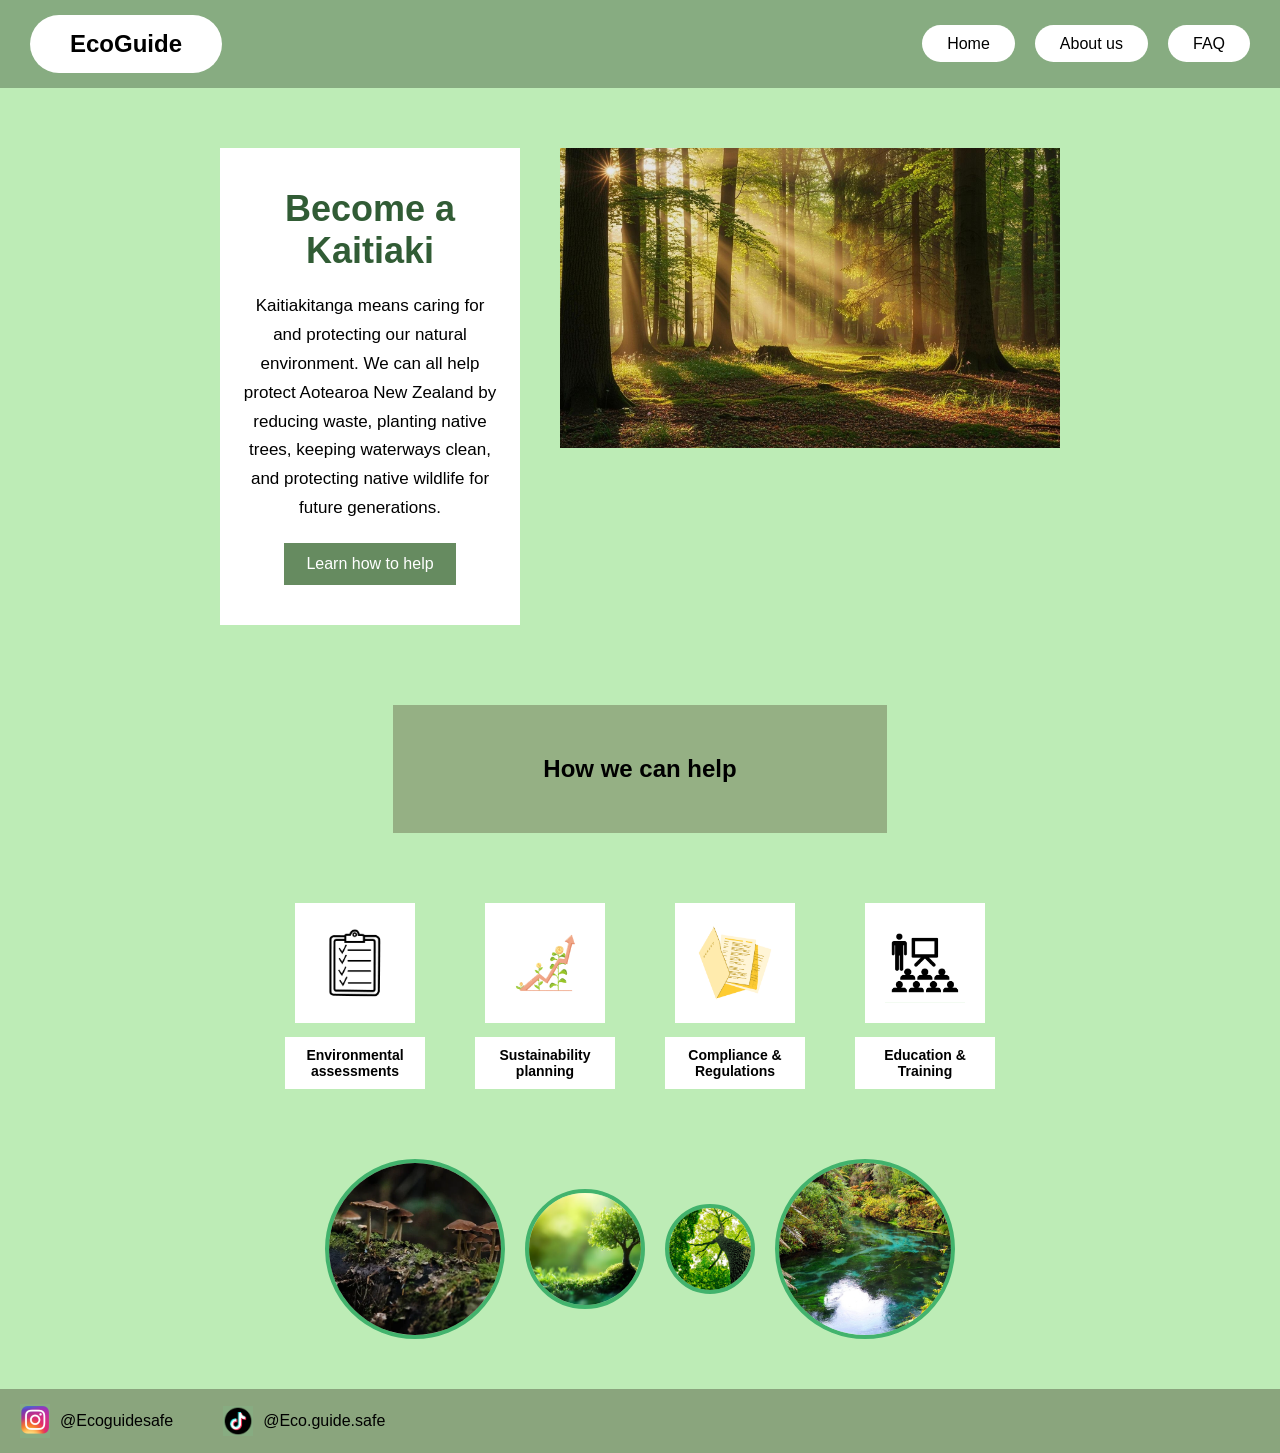
<file: index.html>
<!DOCTYPE html>
<html lang="en">
<head>
    <meta charset="UTF-8">
    <meta name="viewport" content="width=device-width, initial-scale=1.0">
    <title>EcoGuide | Home</title>
    <link rel="stylesheet" href="style.css">
</head>

<body>
<!--Navigation-->
<header>
<nav class="navbar">
        <div class="logo">EcoGuide</div>

        <ul class="nav-links">
            <li><a href="index.html">Home</a></li>
            <li><a href="about.html">About us</a></li>
            <li><a href="contact.html">FAQ</a></li>
        </ul>
    </nav>
</header>

<!--Intro-->
<section class="intro">

    <div class="intro-text">
        <h1>Become a Kaitiaki</h1>

        <p>
            Kaitiakitanga means caring for and protecting
            our natural environment. We can all help protect
            Aotearoa New Zealand by reducing waste, planting
            native trees, keeping waterways clean, and
            protecting native wildlife for future generations.
        </p>

        <div class="intro-buttons">
            <a href="about.html" class="intro-button">Learn how to help</a>
        </div>
    </div>


    <div class="intro-image">
        <img src="images/forrest.jpg" alt="forrest">
    </div>

</section>

<!--Heading-->
<section class="help-section">
    <h1>How we can help</h1>
</section>

<!--Services-->
<section class="services">

    <div class="service-card">
        <img src="images/checklist.jpg" alt="checklist-1">
        <h3>Environmental assessments</h3>
    </div>

    <div class="service-card">
        <img src="images/graph.jpg" alt="graph">
        <h3>Sustainability planning</h3>
    </div>

    <div class="service-card">
        <img src="images/folder.jpg" alt="folder">
        <h3>Compliance & Regulations</h3>
    </div>

    <div class="service-card">
        <img src="images/teach.jpg" alt="teach">
        <h3>Education & Training</h3>
    </div>
</section>

<!--Bottom Images-->
<section class ="bottom-images">
    <img id="img1" src="images/mushroom.jpg" class="circle large" alt="mushroom">
    <img id="img2" src="images/greentree.jpg" class="circle medium" alt="greentree">
    <img id="img3" src="images/brighttree.jpg" class="circle small" alt="brighttree">
    <img id="img4" src="images/river.jpg" class="circle large" alt="river">
</section>

<!--Footer-->
<footer>
    <div class="social">
        <img src="images/instagram.png" alt="instagram">
        <span>@Ecoguidesafe</span>
    </div>

    <div class="social">
        <img src="images/tiktok.png" alt="tiktok">
        <span>@Eco.guide.safe</span>
    </div>

</footer>

</body>
</html>
</file>
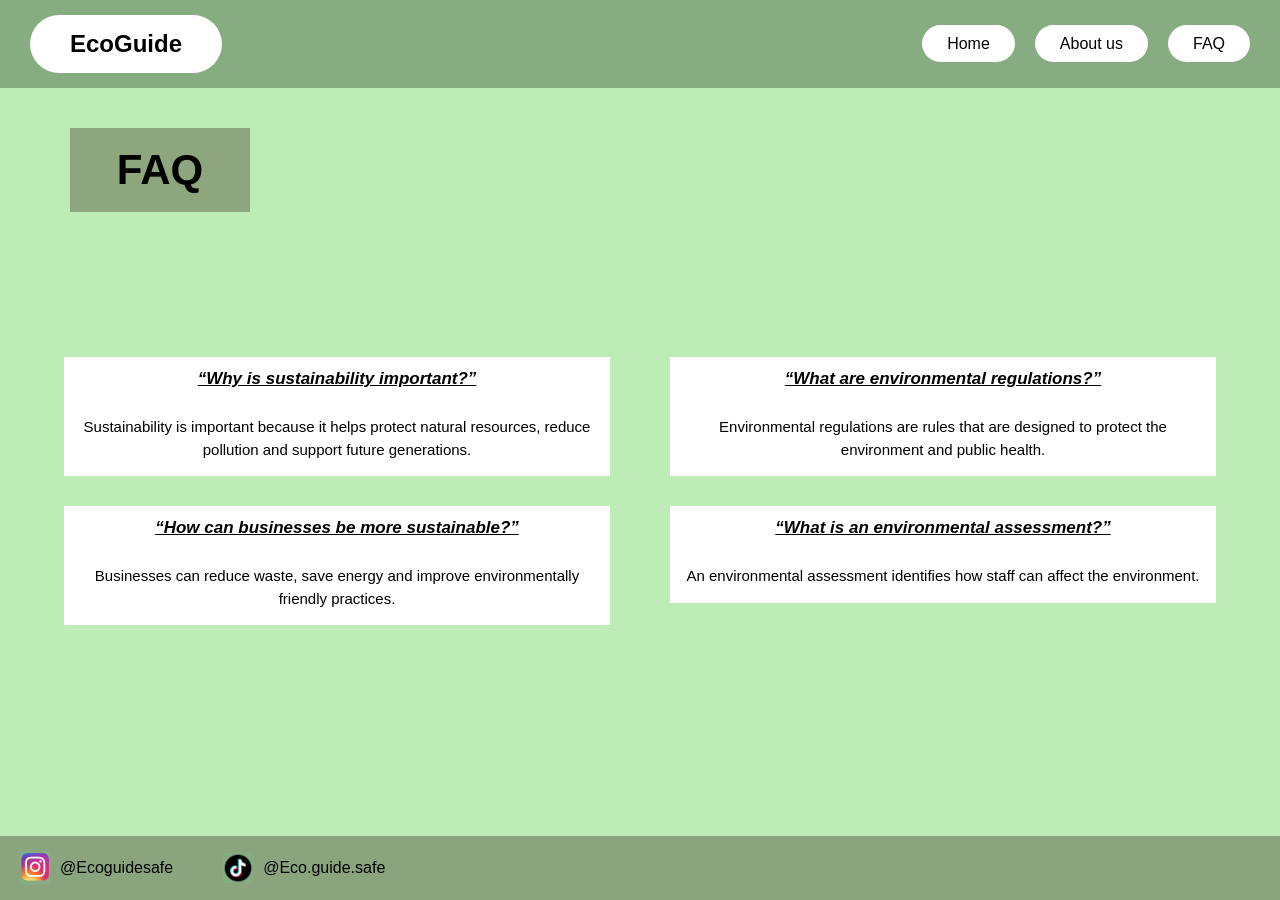
<file: contact.html>
<!DOCTYPE html>
<html lang="en">
<head>
    <meta charset="UTF-8">
    <meta name="viewport" content="width=device-width, initial-scale=1.0">
    <title>EcoGuide | Contact</title>
    <link rel="stylesheet" href="style.css">
</head>
<body>
<!--Navigation-->
<header>
<nav class="navbar">
        <div class="logo">EcoGuide</div>

        <ul class="nav-links">
            <li><a href="index.html">Home</a></li>
            <li><a href="about.html">About us</a></li>
            <li><a href="contact.html">FAQ</a></li>
        </ul>
    </nav>
</header>

<!--FAQ-->
<section class="faq-title">
    <h2>FAQ</h2>
</section>

<section class="faq">

    <div class="faq-card">

        <h3>“Why is sustainability important?”</h3>

        <p>
            Sustainability is important because it helps protect natural resources,
            reduce pollution and support future generations.
        </p>

    </div>

    <div class="faq-card">

        <h3>“What are environmental regulations?”</h3>

        <p>
            Environmental regulations are rules that are designed to protect the
            environment and public health.
        </p>

    </div>

    <div class="faq-card">

        <h3>“How can businesses be more sustainable?”</h3>

        <p>
            Businesses can reduce waste, save energy and improve environmentally
            friendly practices.
        </p>

    </div>

    <div class="faq-card">

        <h3>“What is an environmental assessment?”</h3>

        <p>
            An environmental assessment identifies how staff can affect the environment.
        </p>

    </div>

</section>

<!--Footer-->
<footer>

    <div class="social">
        <img src="images/instagram.png" alt="instagram">
        <span>@Ecoguidesafe</span>
    </div>

    <div class="social">
        <img src="images/tiktok.png" alt="tiktok">
        <span>@Eco.guide.safe</span>
    </div>

</footer>

</body>
</html>
</file>
<file: style.css>
*{
    margin:0;
    padding:0;
    box-sizing:border-box;
    font-family:Arial, Helvetica, sans-serif;
}
body{
    background:#bdecb6;
}

/* Navbar */

.navbar{
    background:#87ac81;
    display:flex;
    justify-content:space-between;
    align-items:center;
    padding:15px 30px;
}

.logo{
    background:white;
    padding:15px 40px;
    border-radius:40px;
    font-size:24px;
    font-weight:bold;
}

.nav-links {
    display:flex;
    gap:20px;
    list-style:none;
}

.nav-links a{
    text-decoration:none;
    background:white;
    color:black;
    padding:10px 25px;
    border-radius:30px;
}

/* Intro */

.intro{
    display:flex;
    justify-content:center;
    gap:40px;
    padding:60px;
}
.intro-text{
    width:300px;
    background:white;
    padding:40px 20px;
    text-align:center;
}

.intro-image img{
    width:500px;
    height:300px;
    object-fit:cover;
}

/* Kaitiakitanga introduction */

.intro-text h1 {
    color: #315c35;
    font-size: 36px;
    margin-bottom: 20px;
}

.intro-text p {
    font-size: 17px;
    line-height: 1.7;
}

.intro-buttons {
    margin-top: 20px;
}

.intro-button {
    display: inline-block;
    background-color: #668b60;
    color: white;
    padding: 12px 22px;
    text-decoration: none;
}

.intro-button:hover {
    background-color: #315c35;
}

/* Heading */

.help-section{
    display:flex;
    justify-content:center;
    margin:20px 0 50px;
}

.help-section h1{
    background:#95b084;
    padding:50px 150px;
}

/* Services */

.services{
    display:flex;
    justify-content:center;
    gap:50px;
    flex-wrap:wrap;
    padding:20px
}

.service-card{
    text-align:center;
}

.service-card img{
    width:120px;
    height:120px;
    background:white;
    padding:20px;
}

.service-card h3{
    background:white;
    margin-top:10px;
    padding:10px;
    font-size:14px;
    width:140px;
}

/* Bottom images */

.bottom-images{
    display:flex;
    justify-content:center;
    align-items:center;
    gap:20px;
    padding:50px;
}

.circle{
    border-radius:50%;
    object-fit:cover;
    border:4px solid #42b36d;
}

.large{
    width:180px;
    height:180px;
}

.medium{
    width:120px;
    height:120px;
}

.small{
    width:90px;
    height:90px;
}

/* Footer */

footer{
    background:#8aa57d;
    display:flex;
    gap:50px;
    padding:15px 20px;
}

.social{
    display:flex;
    align-items:center;
    gap:10px;
}

.social img{
    width:30px;
}

/* ABOUT PAGE */

.about-hero{
    display:flex;
    justify-content:center;
    gap:20px;
    margin-top:35px;
}

.about-image img{
    width:470px;
    height:260px;
    object-fit:cover;
}

.about-text{
    width:400px;
}

.about-text h1{
    background:#8fa683;
    text-align:center;
    padding:15px;
    font-size:18px;
    font-weight:normal;
    margin-bottom:6px;
}

.about-text p{
    background:white;
    text-align:center;
    padding:25px;
    line-height:1.5;
    font-size:16px;
}


/* VALUES */

.values-title{
    display:flex;
    justify-content:center;
    margin:40px 0;
}

.values-title h2{
    background:#8fa683;
    width:420px;
    padding:30px;
    text-align:center;
    font-size:26px;
}

.values{
    display:flex;
    justify-content:space-evenly;
    width:95%;
    margin:auto;
}

.value-card{
    width:180px;
    text-align:center;
}

.value-card h3{
    background:white;
    padding:12px;
    margin-bottom:10px;
}

.value-card img{
    width:180px;
    height:110px;
    background:white;
    object-fit:contain;
}

.value-card p{
    background:white;
    padding:15px;
    margin-top:-4px;
    font-size:15px;
    line-height:1.4;
}


/* GREEN BANNER */

.cta{
    width:70%;
    margin:40px auto;
    background:#8fa683;
    text-align:center;
    padding:20px;
}

.cta h2{
    font-size:36px;
    margin-bottom:10px;
}

.cta h3{
    font-size:28px;
    font-weight:normal;
}


/* BOTTOM */

.bottom-about{
    display:flex;
    justify-content:center;
    gap:30px;
    margin-bottom:35px;
}

.bottom-image img{
    width:420px;
    height:220px;
    object-fit:cover;
}

/* ---------- FAQ ---------- */

.faq-title{
    margin:40px 0;
    display:flex;
    justify-content:flex-start;
    padding-left:70px;
}

.faq-title h2{
    background:#8da67d;
    width:180px;
    padding:18px;
    text-align:center;
    font-size:42px;
}

.faq{
    width:90%;
    margin:auto;
    display:grid;
    grid-template-columns:repeat(2,1fr);
    gap:30px 60px;
}

.faq-card h3{
    background:white;
    padding:12px;
    text-align:center;
    font-size:17px;
    font-style:italic;
    text-decoration:underline;
}

.faq-card p{
    background:white;
    padding:15px;
    text-align:center;
    line-height:1.5;
    font-size:15px;
}

/* ---------- RESPONSIVE ---------- */

@media(max-width:900px){

.contact-section{
    flex-direction:column;
    align-items:center;
}

.faq{
    grid-template-columns:1fr;
}

.contact-form input,
.contact-form textarea,
.contact-info{
    width:90%;
}

}

/*---- Footer ----*/

html, body {
    margin: 0;
    min-height: 100%;
}

body {
    min-height: 100vh;
    display: flex;
    flex-direction: column;
}

footer {
    margin-top: auto;
}
</file>
